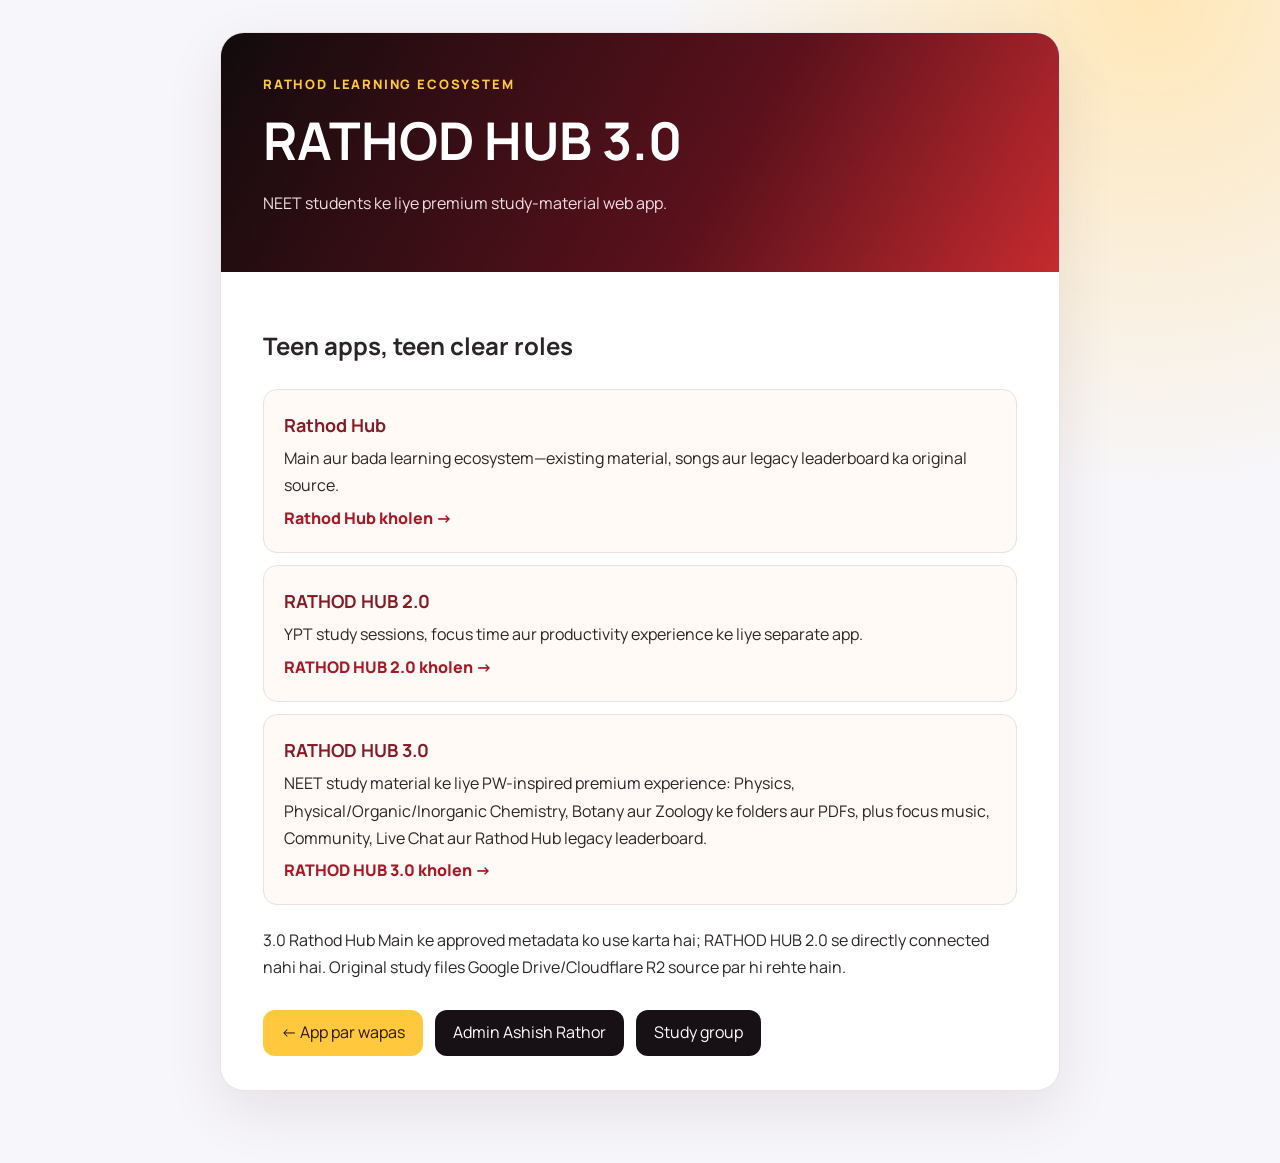
<file: about.html>
<!doctype html><html lang="hi-IN"><head><meta charset="utf-8"><meta name="viewport" content="width=device-width,initial-scale=1,viewport-fit=cover"><meta name="theme-color" content="#c92830"><link rel="canonical" href="https://teachnlogy7509-pixel.github.io/RATHOD-HUB-3.0/about.html"><link rel="icon" href="icons/icon.svg"><link rel="manifest" href="manifest.webmanifest"><link rel="stylesheet" href="styles.css"><title>About RATHOD HUB 3.0 — Rathod Learning Apps</title><meta name="description" content="Rathod Hub app family: Rathod Hub main ecosystem, RATHOD HUB 2.0 for YPT and focus time, and RATHOD HUB 3.0 for NEET study material."><style>body{background:#f7f6fa}.legal-shell{min-height:100vh;padding:32px 20px 72px;background:radial-gradient(circle at 90% 0,#ffe7b8 0,transparent 30%),#f7f6fa}.legal-card{max-width:840px;margin:auto;background:#fff;border:1px solid #e9e3e6;border-radius:24px;overflow:hidden;box-shadow:0 20px 60px rgba(50,15,22,.09)}.legal-hero{padding:42px;background:linear-gradient(120deg,#120b0d,#5b111c 60%,#c52b2f);color:white}.legal-brand{color:#ffc83d;font-weight:800;letter-spacing:.14em;font-size:13px}.legal-hero h1{font-size:clamp(32px,6vw,52px);margin:12px 0 8px}.legal-hero p{color:#f2dfe2;max-width:620px}.legal-body{padding:34px 42px;color:#2b2528;line-height:1.7}.family{display:grid;gap:12px;margin:22px 0}.family article{padding:20px;border:1px solid #eadfe1;border-radius:14px;background:#fffaf5}.family b{display:block;font-size:18px;color:#861b25}.family p{margin:5px 0 0}.family a{color:#a81926;font-weight:800;text-decoration:none}.legal-actions{display:flex;gap:12px;flex-wrap:wrap;margin-top:28px}.legal-btn{display:inline-flex;align-items:center;justify-content:center;min-height:46px;padding:0 18px;border-radius:12px;text-decoration:none;background:#171014;color:#fff!important}.legal-btn.gold{background:#ffc83d;color:#2a1700!important}@media(max-width:600px){.legal-shell{padding:0 0 40px}.legal-card{border-radius:0;border-left:0;border-right:0}.legal-hero,.legal-body{padding:28px 22px}}</style><script type="application/ld+json">{"@context":"https://schema.org","@type":"ItemList","name":"Rathod Hub app versions","itemListElement":[{"@type":"ListItem","position":1,"name":"Rathod Hub","url":"https://teachnlogy7509-pixel.github.io/RATHOD-HUB/"},{"@type":"ListItem","position":2,"name":"RATHOD HUB 2.0 — YPT and Focus Time","url":"https://teachnlogy7509-pixel.github.io/RATHOD-HUB-2.0/"},{"@type":"ListItem","position":3,"name":"RATHOD HUB 3.0 — NEET Study Material","url":"https://teachnlogy7509-pixel.github.io/RATHOD-HUB-3.0/"}]}</script></head><body><main class="legal-shell"><article class="legal-card"><header class="legal-hero"><div class="legal-brand">RATHOD LEARNING ECOSYSTEM</div><h1>RATHOD HUB 3.0</h1><p>NEET students ke liye premium study-material web app.</p></header><div class="legal-body"><h2>Teen apps, teen clear roles</h2><div class="family"><article><b>Rathod Hub</b><p>Main aur bada learning ecosystem—existing material, songs aur legacy leaderboard ka original source.</p><p><a href="https://teachnlogy7509-pixel.github.io/RATHOD-HUB/">Rathod Hub kholen →</a></p></article><article><b>RATHOD HUB 2.0</b><p>YPT study sessions, focus time aur productivity experience ke liye separate app.</p><p><a href="https://teachnlogy7509-pixel.github.io/RATHOD-HUB-2.0/">RATHOD HUB 2.0 kholen →</a></p></article><article><b>RATHOD HUB 3.0</b><p>NEET study material ke liye PW-inspired premium experience: Physics, Physical/Organic/Inorganic Chemistry, Botany aur Zoology ke folders aur PDFs, plus focus music, Community, Live Chat aur Rathod Hub legacy leaderboard.</p><p><a href="https://teachnlogy7509-pixel.github.io/RATHOD-HUB-3.0/">RATHOD HUB 3.0 kholen →</a></p></article></div><p>3.0 Rathod Hub Main ke approved metadata ko use karta hai; RATHOD HUB 2.0 se directly connected nahi hai. Original study files Google Drive/Cloudflare R2 source par hi rehte hain.</p><div class="legal-actions"><a class="legal-btn gold" href="index.html">← App par wapas</a><a class="legal-btn" href="https://t.me/Ashish_Thakur1" target="_blank" rel="noopener">Admin Ashish Rathor</a><a class="legal-btn" href="https://t.me/YPTSTUDY1" target="_blank" rel="noopener">Study group</a></div></div></article></main></body></html>
</file>
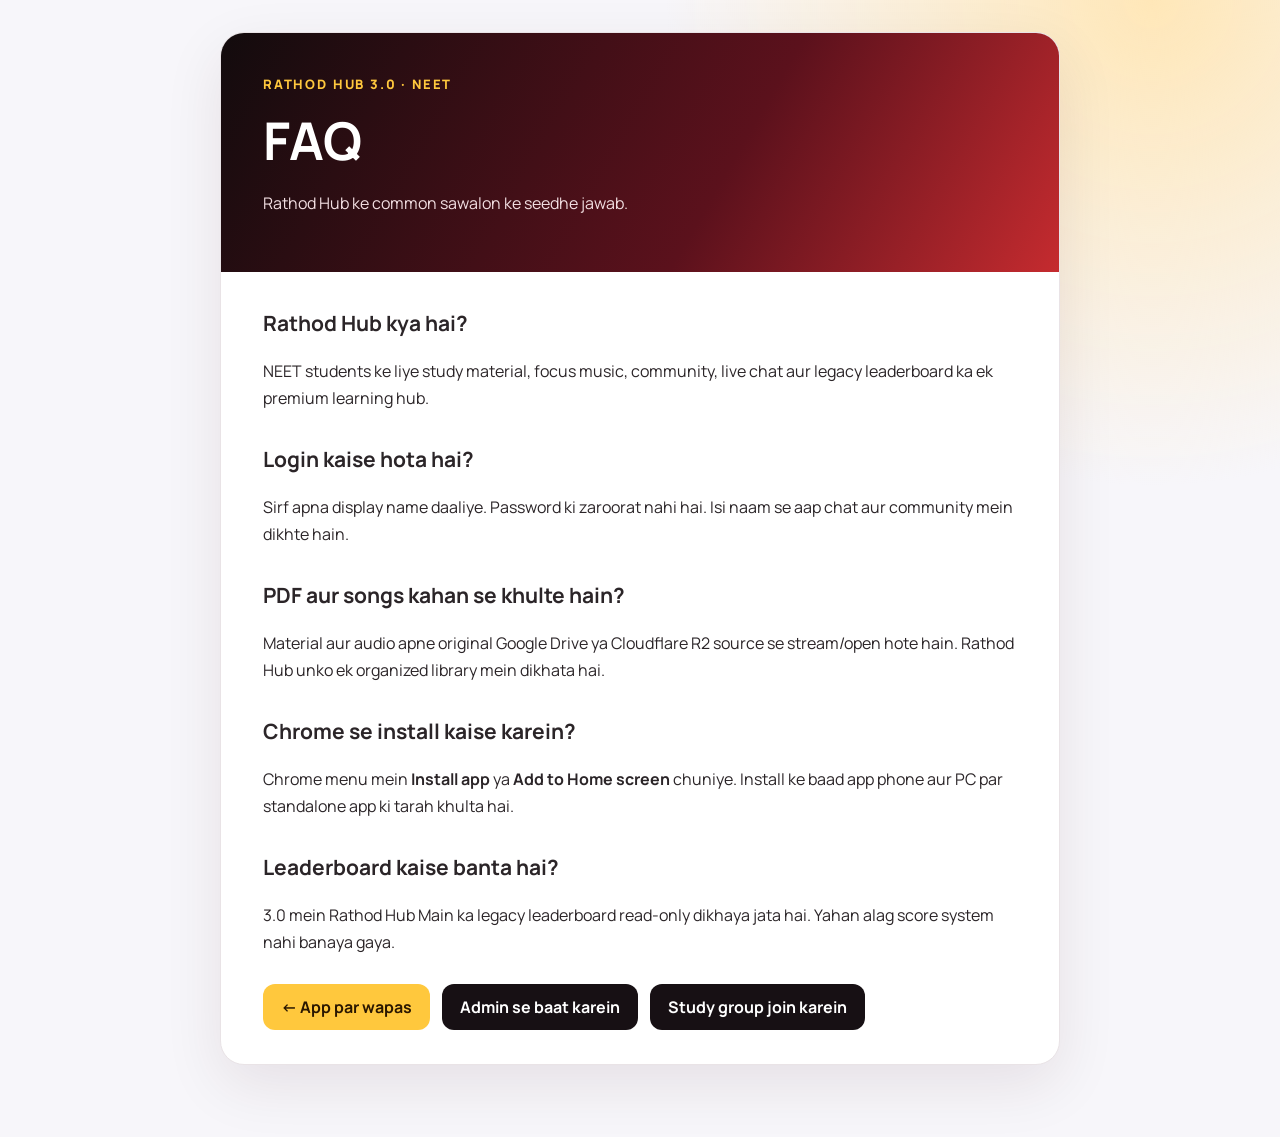
<file: faq.html>
<!doctype html><html lang="hi"><head><meta charset="utf-8"><meta name="viewport" content="width=device-width,initial-scale=1,viewport-fit=cover"><meta name="theme-color" content="#120b0d"><link rel="icon" href="icons/icon.svg"><link rel="manifest" href="manifest.webmanifest"><link rel="stylesheet" href="styles.css"><title>FAQ · RATHOD HUB 3.0</title><meta name="description" content="Rathod Hub ke common sawalon ke seedhe jawab."><style>body{background:#f7f6fa}.legal-shell{min-height:100vh;padding:32px 20px 72px;background:radial-gradient(circle at 90% 0,#ffe7b8 0,transparent 30%),#f7f6fa}.legal-card{max-width:840px;margin:auto;background:#fff;border:1px solid #e9e3e6;border-radius:24px;overflow:hidden;box-shadow:0 20px 60px rgba(50,15,22,.09)}.legal-hero{padding:42px;background:linear-gradient(120deg,#120b0d,#5b111c 60%,#c52b2f);color:white}.legal-brand{color:#ffc83d;font-weight:800;letter-spacing:.14em;font-size:13px}.legal-hero h1{font-size:clamp(32px,6vw,52px);margin:12px 0 8px}.legal-hero p{color:#f2dfe2;max-width:620px}.legal-body{padding:34px 42px;color:#2b2528;line-height:1.7}.legal-body h2{margin:30px 0 8px;font-size:21px}.legal-body h2:first-child{margin-top:0}.legal-body a{color:#a81926;font-weight:700}.legal-actions{display:flex;gap:12px;flex-wrap:wrap;margin-top:28px}.legal-btn{display:inline-flex;align-items:center;justify-content:center;min-height:46px;padding:0 18px;border-radius:12px;text-decoration:none;background:#171014;color:#fff!important}.legal-btn.gold{background:#ffc83d;color:#2a1700!important}@media(max-width:600px){.legal-shell{padding:0 0 40px}.legal-card{border-radius:0;border-left:0;border-right:0}.legal-hero,.legal-body{padding:28px 22px}}</style></head><body><main class="legal-shell"><article class="legal-card"><header class="legal-hero"><div class="legal-brand">RATHOD HUB 3.0 · NEET</div><h1>FAQ</h1><p>Rathod Hub ke common sawalon ke seedhe jawab.</p></header><div class="legal-body"><h2>Rathod Hub kya hai?</h2><p>NEET students ke liye study material, focus music, community, live chat aur legacy leaderboard ka ek premium learning hub.</p><h2>Login kaise hota hai?</h2><p>Sirf apna display name daaliye. Password ki zaroorat nahi hai. Isi naam se aap chat aur community mein dikhte hain.</p><h2>PDF aur songs kahan se khulte hain?</h2><p>Material aur audio apne original Google Drive ya Cloudflare R2 source se stream/open hote hain. Rathod Hub unko ek organized library mein dikhata hai.</p><h2>Chrome se install kaise karein?</h2><p>Chrome menu mein <b>Install app</b> ya <b>Add to Home screen</b> chuniye. Install ke baad app phone aur PC par standalone app ki tarah khulta hai.</p><h2>Leaderboard kaise banta hai?</h2><p>3.0 mein Rathod Hub Main ka legacy leaderboard read-only dikhaya jata hai. Yahan alag score system nahi banaya gaya.</p><div class="legal-actions"><a class="legal-btn gold" href="index.html">← App par wapas</a><a class="legal-btn" href="https://t.me/Ashish_Thakur1" target="_blank" rel="noopener">Admin se baat karein</a><a class="legal-btn" href="https://t.me/YPTSTUDY1" target="_blank" rel="noopener">Study group join karein</a></div></div></article></main></body></html>
</file>
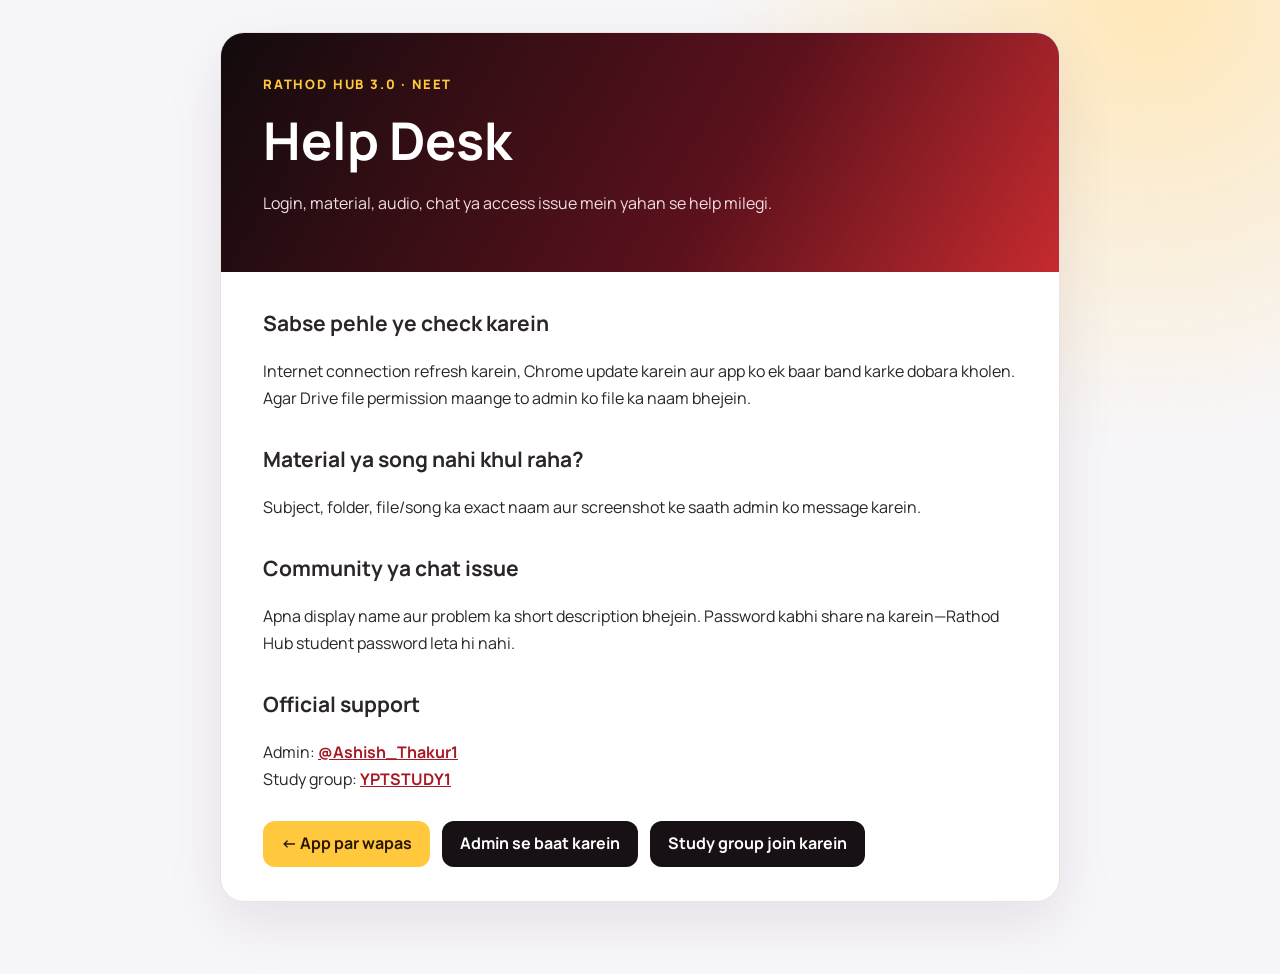
<file: help.html>
<!doctype html><html lang="hi"><head><meta charset="utf-8"><meta name="viewport" content="width=device-width,initial-scale=1,viewport-fit=cover"><meta name="theme-color" content="#120b0d"><link rel="icon" href="icons/icon.svg"><link rel="manifest" href="manifest.webmanifest"><link rel="stylesheet" href="styles.css"><title>Help Desk · RATHOD HUB 3.0</title><meta name="description" content="Login, material, audio, chat ya access issue mein yahan se help milegi."><style>body{background:#f7f6fa}.legal-shell{min-height:100vh;padding:32px 20px 72px;background:radial-gradient(circle at 90% 0,#ffe7b8 0,transparent 30%),#f7f6fa}.legal-card{max-width:840px;margin:auto;background:#fff;border:1px solid #e9e3e6;border-radius:24px;overflow:hidden;box-shadow:0 20px 60px rgba(50,15,22,.09)}.legal-hero{padding:42px;background:linear-gradient(120deg,#120b0d,#5b111c 60%,#c52b2f);color:white}.legal-brand{color:#ffc83d;font-weight:800;letter-spacing:.14em;font-size:13px}.legal-hero h1{font-size:clamp(32px,6vw,52px);margin:12px 0 8px}.legal-hero p{color:#f2dfe2;max-width:620px}.legal-body{padding:34px 42px;color:#2b2528;line-height:1.7}.legal-body h2{margin:30px 0 8px;font-size:21px}.legal-body h2:first-child{margin-top:0}.legal-body a{color:#a81926;font-weight:700}.legal-actions{display:flex;gap:12px;flex-wrap:wrap;margin-top:28px}.legal-btn{display:inline-flex;align-items:center;justify-content:center;min-height:46px;padding:0 18px;border-radius:12px;text-decoration:none;background:#171014;color:#fff!important}.legal-btn.gold{background:#ffc83d;color:#2a1700!important}@media(max-width:600px){.legal-shell{padding:0 0 40px}.legal-card{border-radius:0;border-left:0;border-right:0}.legal-hero,.legal-body{padding:28px 22px}}</style></head><body><main class="legal-shell"><article class="legal-card"><header class="legal-hero"><div class="legal-brand">RATHOD HUB 3.0 · NEET</div><h1>Help Desk</h1><p>Login, material, audio, chat ya access issue mein yahan se help milegi.</p></header><div class="legal-body"><h2>Sabse pehle ye check karein</h2><p>Internet connection refresh karein, Chrome update karein aur app ko ek baar band karke dobara kholen. Agar Drive file permission maange to admin ko file ka naam bhejein.</p><h2>Material ya song nahi khul raha?</h2><p>Subject, folder, file/song ka exact naam aur screenshot ke saath admin ko message karein.</p><h2>Community ya chat issue</h2><p>Apna display name aur problem ka short description bhejein. Password kabhi share na karein—Rathod Hub student password leta hi nahi.</p><h2>Official support</h2><p>Admin: <a href="https://t.me/Ashish_Thakur1">@Ashish_Thakur1</a><br>Study group: <a href="https://t.me/YPTSTUDY1">YPTSTUDY1</a></p><div class="legal-actions"><a class="legal-btn gold" href="index.html">← App par wapas</a><a class="legal-btn" href="https://t.me/Ashish_Thakur1" target="_blank" rel="noopener">Admin se baat karein</a><a class="legal-btn" href="https://t.me/YPTSTUDY1" target="_blank" rel="noopener">Study group join karein</a></div></div></article></main></body></html>
</file>
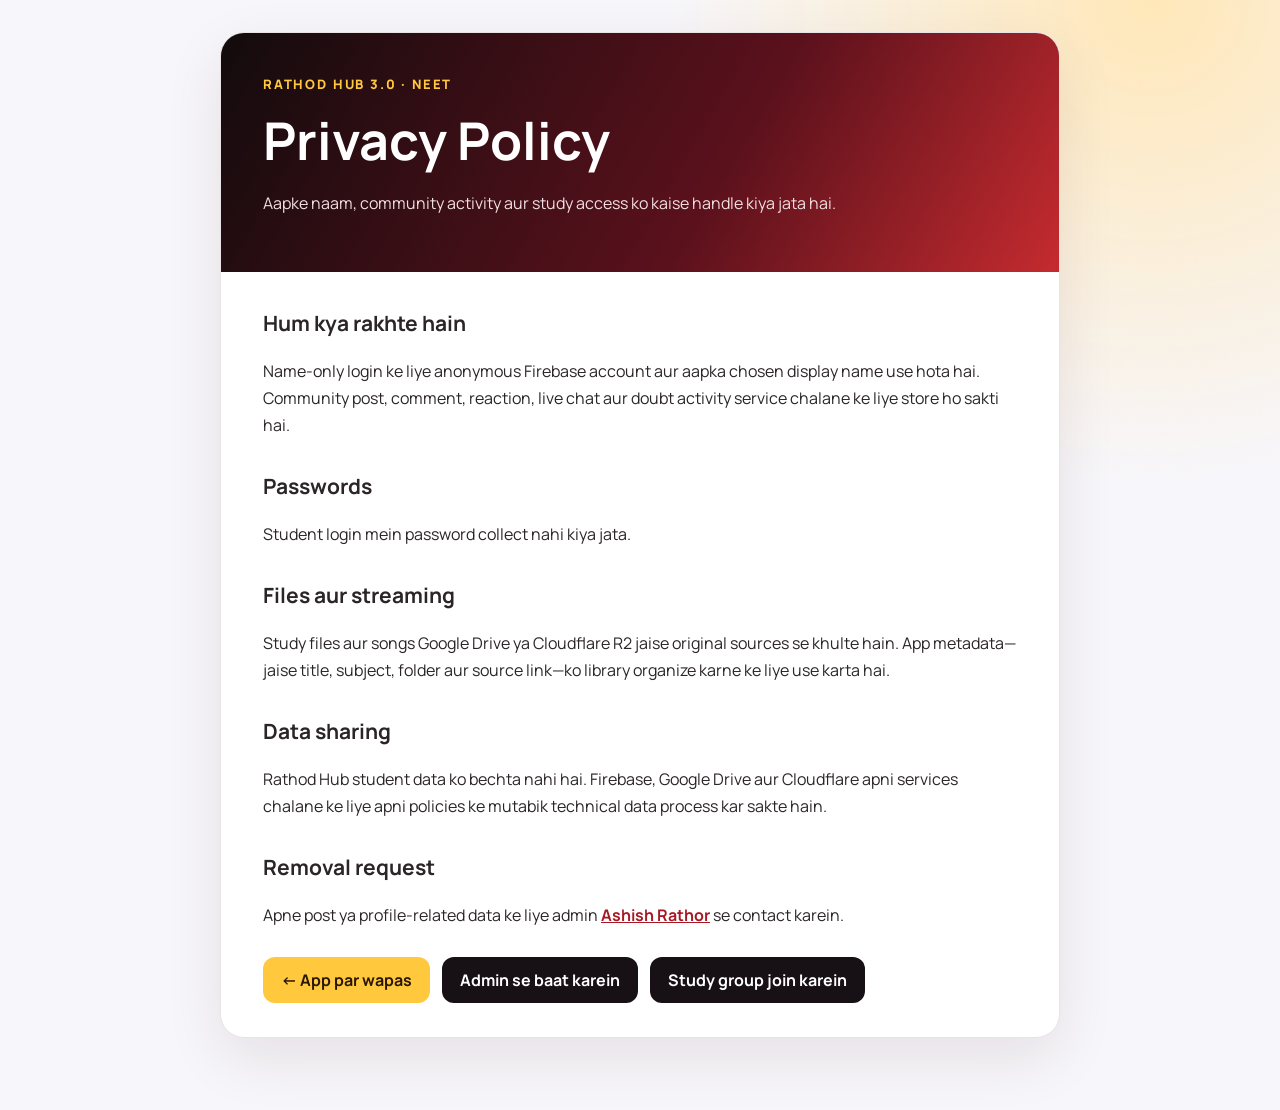
<file: privacy.html>
<!doctype html><html lang="hi"><head><meta charset="utf-8"><meta name="viewport" content="width=device-width,initial-scale=1,viewport-fit=cover"><meta name="theme-color" content="#120b0d"><link rel="icon" href="icons/icon.svg"><link rel="manifest" href="manifest.webmanifest"><link rel="stylesheet" href="styles.css"><title>Privacy Policy · RATHOD HUB 3.0</title><meta name="description" content="Aapke naam, community activity aur study access ko kaise handle kiya jata hai."><style>body{background:#f7f6fa}.legal-shell{min-height:100vh;padding:32px 20px 72px;background:radial-gradient(circle at 90% 0,#ffe7b8 0,transparent 30%),#f7f6fa}.legal-card{max-width:840px;margin:auto;background:#fff;border:1px solid #e9e3e6;border-radius:24px;overflow:hidden;box-shadow:0 20px 60px rgba(50,15,22,.09)}.legal-hero{padding:42px;background:linear-gradient(120deg,#120b0d,#5b111c 60%,#c52b2f);color:white}.legal-brand{color:#ffc83d;font-weight:800;letter-spacing:.14em;font-size:13px}.legal-hero h1{font-size:clamp(32px,6vw,52px);margin:12px 0 8px}.legal-hero p{color:#f2dfe2;max-width:620px}.legal-body{padding:34px 42px;color:#2b2528;line-height:1.7}.legal-body h2{margin:30px 0 8px;font-size:21px}.legal-body h2:first-child{margin-top:0}.legal-body a{color:#a81926;font-weight:700}.legal-actions{display:flex;gap:12px;flex-wrap:wrap;margin-top:28px}.legal-btn{display:inline-flex;align-items:center;justify-content:center;min-height:46px;padding:0 18px;border-radius:12px;text-decoration:none;background:#171014;color:#fff!important}.legal-btn.gold{background:#ffc83d;color:#2a1700!important}@media(max-width:600px){.legal-shell{padding:0 0 40px}.legal-card{border-radius:0;border-left:0;border-right:0}.legal-hero,.legal-body{padding:28px 22px}}</style></head><body><main class="legal-shell"><article class="legal-card"><header class="legal-hero"><div class="legal-brand">RATHOD HUB 3.0 · NEET</div><h1>Privacy Policy</h1><p>Aapke naam, community activity aur study access ko kaise handle kiya jata hai.</p></header><div class="legal-body"><h2>Hum kya rakhte hain</h2><p>Name-only login ke liye anonymous Firebase account aur aapka chosen display name use hota hai. Community post, comment, reaction, live chat aur doubt activity service chalane ke liye store ho sakti hai.</p><h2>Passwords</h2><p>Student login mein password collect nahi kiya jata.</p><h2>Files aur streaming</h2><p>Study files aur songs Google Drive ya Cloudflare R2 jaise original sources se khulte hain. App metadata—jaise title, subject, folder aur source link—ko library organize karne ke liye use karta hai.</p><h2>Data sharing</h2><p>Rathod Hub student data ko bechta nahi hai. Firebase, Google Drive aur Cloudflare apni services chalane ke liye apni policies ke mutabik technical data process kar sakte hain.</p><h2>Removal request</h2><p>Apne post ya profile-related data ke liye admin <a href="https://t.me/Ashish_Thakur1">Ashish Rathor</a> se contact karein.</p><div class="legal-actions"><a class="legal-btn gold" href="index.html">← App par wapas</a><a class="legal-btn" href="https://t.me/Ashish_Thakur1" target="_blank" rel="noopener">Admin se baat karein</a><a class="legal-btn" href="https://t.me/YPTSTUDY1" target="_blank" rel="noopener">Study group join karein</a></div></div></article></main></body></html>
</file>
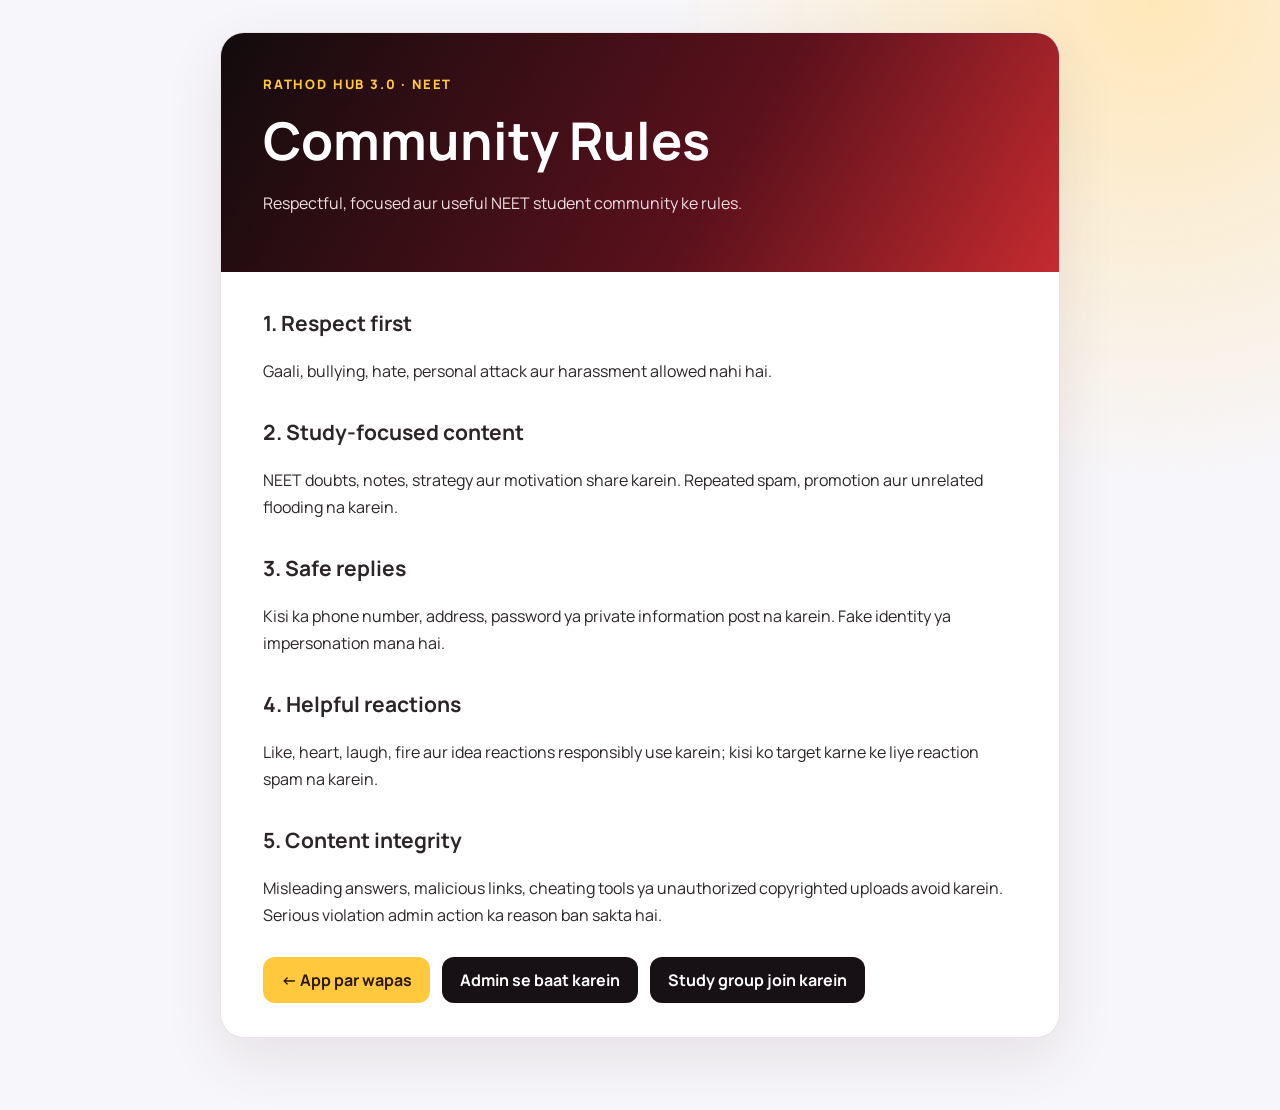
<file: rules.html>
<!doctype html><html lang="hi"><head><meta charset="utf-8"><meta name="viewport" content="width=device-width,initial-scale=1,viewport-fit=cover"><meta name="theme-color" content="#120b0d"><link rel="icon" href="icons/icon.svg"><link rel="manifest" href="manifest.webmanifest"><link rel="stylesheet" href="styles.css"><title>Community Rules · RATHOD HUB 3.0</title><meta name="description" content="Respectful, focused aur useful NEET student community ke rules."><style>body{background:#f7f6fa}.legal-shell{min-height:100vh;padding:32px 20px 72px;background:radial-gradient(circle at 90% 0,#ffe7b8 0,transparent 30%),#f7f6fa}.legal-card{max-width:840px;margin:auto;background:#fff;border:1px solid #e9e3e6;border-radius:24px;overflow:hidden;box-shadow:0 20px 60px rgba(50,15,22,.09)}.legal-hero{padding:42px;background:linear-gradient(120deg,#120b0d,#5b111c 60%,#c52b2f);color:white}.legal-brand{color:#ffc83d;font-weight:800;letter-spacing:.14em;font-size:13px}.legal-hero h1{font-size:clamp(32px,6vw,52px);margin:12px 0 8px}.legal-hero p{color:#f2dfe2;max-width:620px}.legal-body{padding:34px 42px;color:#2b2528;line-height:1.7}.legal-body h2{margin:30px 0 8px;font-size:21px}.legal-body h2:first-child{margin-top:0}.legal-body a{color:#a81926;font-weight:700}.legal-actions{display:flex;gap:12px;flex-wrap:wrap;margin-top:28px}.legal-btn{display:inline-flex;align-items:center;justify-content:center;min-height:46px;padding:0 18px;border-radius:12px;text-decoration:none;background:#171014;color:#fff!important}.legal-btn.gold{background:#ffc83d;color:#2a1700!important}@media(max-width:600px){.legal-shell{padding:0 0 40px}.legal-card{border-radius:0;border-left:0;border-right:0}.legal-hero,.legal-body{padding:28px 22px}}</style></head><body><main class="legal-shell"><article class="legal-card"><header class="legal-hero"><div class="legal-brand">RATHOD HUB 3.0 · NEET</div><h1>Community Rules</h1><p>Respectful, focused aur useful NEET student community ke rules.</p></header><div class="legal-body"><h2>1. Respect first</h2><p>Gaali, bullying, hate, personal attack aur harassment allowed nahi hai.</p><h2>2. Study-focused content</h2><p>NEET doubts, notes, strategy aur motivation share karein. Repeated spam, promotion aur unrelated flooding na karein.</p><h2>3. Safe replies</h2><p>Kisi ka phone number, address, password ya private information post na karein. Fake identity ya impersonation mana hai.</p><h2>4. Helpful reactions</h2><p>Like, heart, laugh, fire aur idea reactions responsibly use karein; kisi ko target karne ke liye reaction spam na karein.</p><h2>5. Content integrity</h2><p>Misleading answers, malicious links, cheating tools ya unauthorized copyrighted uploads avoid karein. Serious violation admin action ka reason ban sakta hai.</p><div class="legal-actions"><a class="legal-btn gold" href="index.html">← App par wapas</a><a class="legal-btn" href="https://t.me/Ashish_Thakur1" target="_blank" rel="noopener">Admin se baat karein</a><a class="legal-btn" href="https://t.me/YPTSTUDY1" target="_blank" rel="noopener">Study group join karein</a></div></div></article></main></body></html>
</file>
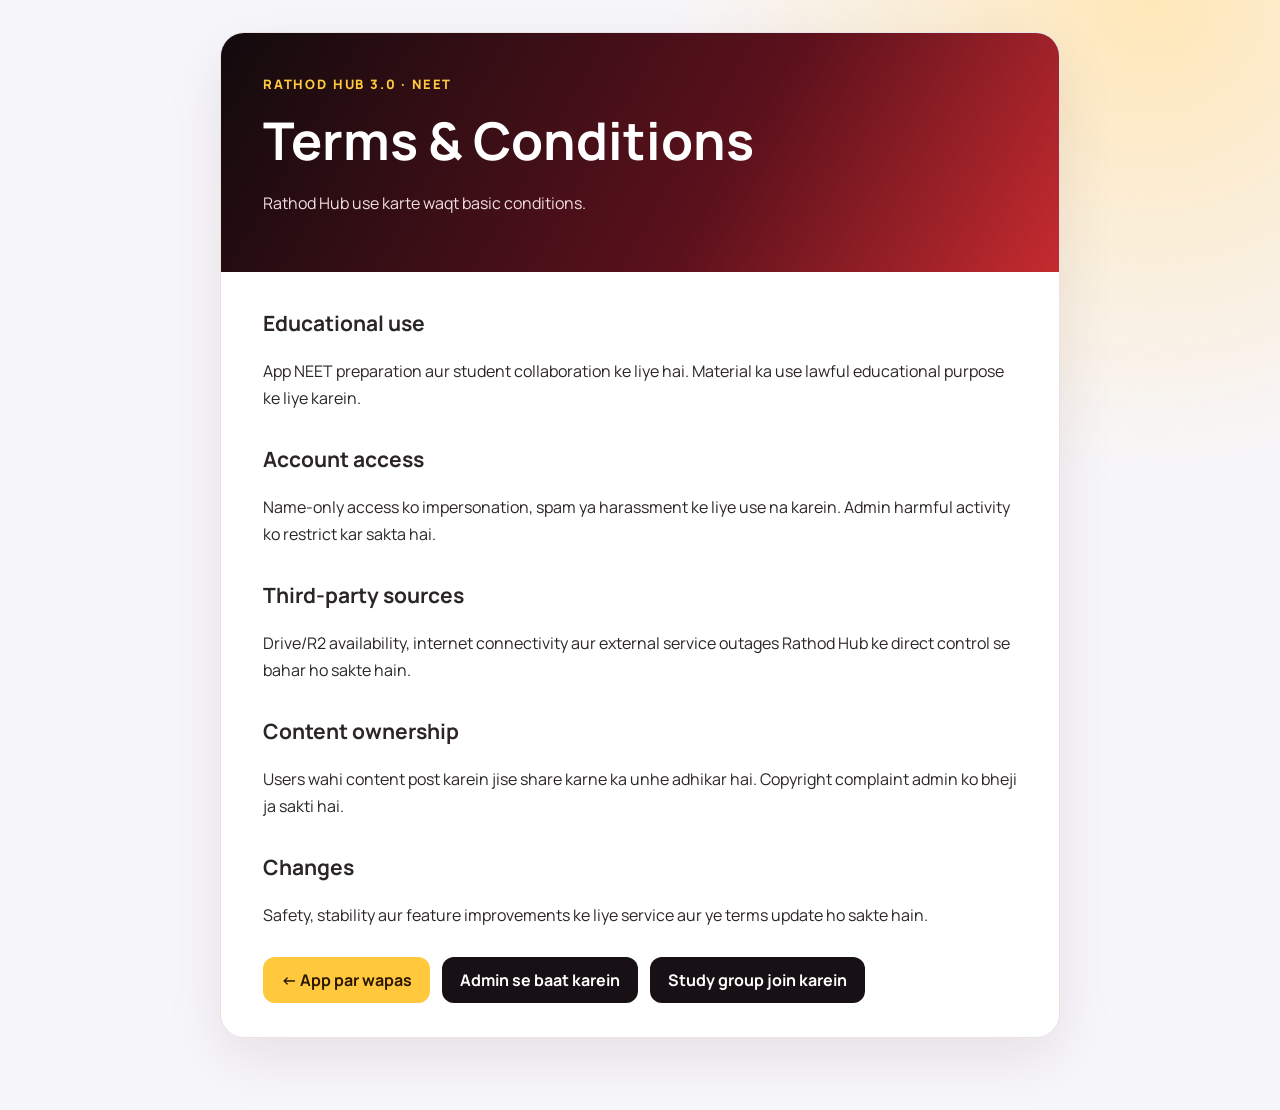
<file: terms.html>
<!doctype html><html lang="hi"><head><meta charset="utf-8"><meta name="viewport" content="width=device-width,initial-scale=1,viewport-fit=cover"><meta name="theme-color" content="#120b0d"><link rel="icon" href="icons/icon.svg"><link rel="manifest" href="manifest.webmanifest"><link rel="stylesheet" href="styles.css"><title>Terms & Conditions · RATHOD HUB 3.0</title><meta name="description" content="Rathod Hub use karte waqt basic conditions."><style>body{background:#f7f6fa}.legal-shell{min-height:100vh;padding:32px 20px 72px;background:radial-gradient(circle at 90% 0,#ffe7b8 0,transparent 30%),#f7f6fa}.legal-card{max-width:840px;margin:auto;background:#fff;border:1px solid #e9e3e6;border-radius:24px;overflow:hidden;box-shadow:0 20px 60px rgba(50,15,22,.09)}.legal-hero{padding:42px;background:linear-gradient(120deg,#120b0d,#5b111c 60%,#c52b2f);color:white}.legal-brand{color:#ffc83d;font-weight:800;letter-spacing:.14em;font-size:13px}.legal-hero h1{font-size:clamp(32px,6vw,52px);margin:12px 0 8px}.legal-hero p{color:#f2dfe2;max-width:620px}.legal-body{padding:34px 42px;color:#2b2528;line-height:1.7}.legal-body h2{margin:30px 0 8px;font-size:21px}.legal-body h2:first-child{margin-top:0}.legal-body a{color:#a81926;font-weight:700}.legal-actions{display:flex;gap:12px;flex-wrap:wrap;margin-top:28px}.legal-btn{display:inline-flex;align-items:center;justify-content:center;min-height:46px;padding:0 18px;border-radius:12px;text-decoration:none;background:#171014;color:#fff!important}.legal-btn.gold{background:#ffc83d;color:#2a1700!important}@media(max-width:600px){.legal-shell{padding:0 0 40px}.legal-card{border-radius:0;border-left:0;border-right:0}.legal-hero,.legal-body{padding:28px 22px}}</style></head><body><main class="legal-shell"><article class="legal-card"><header class="legal-hero"><div class="legal-brand">RATHOD HUB 3.0 · NEET</div><h1>Terms & Conditions</h1><p>Rathod Hub use karte waqt basic conditions.</p></header><div class="legal-body"><h2>Educational use</h2><p>App NEET preparation aur student collaboration ke liye hai. Material ka use lawful educational purpose ke liye karein.</p><h2>Account access</h2><p>Name-only access ko impersonation, spam ya harassment ke liye use na karein. Admin harmful activity ko restrict kar sakta hai.</p><h2>Third-party sources</h2><p>Drive/R2 availability, internet connectivity aur external service outages Rathod Hub ke direct control se bahar ho sakte hain.</p><h2>Content ownership</h2><p>Users wahi content post karein jise share karne ka unhe adhikar hai. Copyright complaint admin ko bheji ja sakti hai.</p><h2>Changes</h2><p>Safety, stability aur feature improvements ke liye service aur ye terms update ho sakte hain.</p><div class="legal-actions"><a class="legal-btn gold" href="index.html">← App par wapas</a><a class="legal-btn" href="https://t.me/Ashish_Thakur1" target="_blank" rel="noopener">Admin se baat karein</a><a class="legal-btn" href="https://t.me/YPTSTUDY1" target="_blank" rel="noopener">Study group join karein</a></div></div></article></main></body></html>
</file>
<file: styles.css>
@import url('https://fonts.googleapis.com/css2?family=Manrope:wght@400;500;600;700;800&display=swap');
:root{--ink:#171423;--muted:#777383;--canvas:#f6f5f9;--card:#fff;--line:#e9e6ef;--purple:#5a43d6;--purple2:#755ef0;--deep:#24185f;--lime:#d9ff69;--green:#16a779;--orange:#ff8a50;--shadow:0 10px 34px rgba(45,31,89,.08)}*{box-sizing:border-box}html{scroll-behavior:smooth}body{margin:0;min-height:100%;background:var(--canvas);color:var(--ink);font-family:Manrope,system-ui,sans-serif;-webkit-font-smoothing:antialiased}button,input,textarea,select{font:inherit}.app-shell{display:grid;grid-template-columns:256px minmax(0,1fr);min-height:100vh}.sidebar{position:sticky;top:0;height:100vh;padding:28px 18px 20px;background:#181329;color:white;display:flex;flex-direction:column;z-index:30}.brand{display:flex;align-items:center;gap:12px;padding:0 8px 34px;color:white;text-decoration:none;font-size:17px;font-weight:800;letter-spacing:.2px}.brand-mark,.mini-mark{display:grid;place-items:center;background:linear-gradient(145deg,#806cff,#563cda);color:#fff;box-shadow:0 9px 22px #806cff44}.brand-mark{width:42px;height:42px;border-radius:12px;font-size:21px}.brand b{color:#a899ff}.brand small{display:block;font-size:7px;letter-spacing:1.7px;color:#817d91;margin-top:2px}.sidebar nav{display:grid;gap:7px}.nav-item{min-height:49px;border:0;background:transparent;color:#a9a5b3;border-radius:11px;padding:0 13px;display:flex;align-items:center;gap:13px;text-align:left;cursor:pointer;font-weight:600}.nav-item:hover,.nav-item.active{color:#fff;background:#ffffff10}.nav-item.active{box-shadow:inset 3px 0 #8b76ff}.nav-icon{width:25px;font-size:20px;text-align:center}.nav-item i{margin-left:auto;font-size:8px;font-style:normal;background:#e7485c;color:#fff;padding:3px 5px;border-radius:4px;letter-spacing:.6px}.vip-panel{margin-top:26px;padding:15px;border:1px solid #ffffff12;border-radius:13px;background:linear-gradient(135deg,#2d2350,#201a38);display:flex;align-items:center;gap:10px}.vip-panel>span{display:grid;place-items:center;width:33px;height:33px;border-radius:9px;background:var(--lime);color:#322479}.vip-panel div{display:grid}.vip-panel b{font-size:12px}.vip-panel small{font-size:9px;color:#9993aa;margin-top:2px}.sidebar-foot{margin-top:auto;display:grid;gap:9px}.primary,.ghost,.cta-light,.play-btn{min-height:45px;border:0;border-radius:10px;padding:0 17px;cursor:pointer;font-weight:800;transition:.2s}.primary{background:var(--purple);color:white;box-shadow:0 7px 18px #5a43d63d}.primary:hover,.cta-light:hover{transform:translateY(-1px)}.ghost{background:#ffffff0f;color:#fff}.full{width:100%}main{padding:0 38px 54px;min-width:0;max-width:1500px;width:100%;margin:auto}.topbar{height:94px;display:flex;align-items:center;gap:14px}.topbar h1{font-size:23px;margin:1px 0 0}.topbar small{font-size:9px;letter-spacing:1.8px;color:var(--muted);font-weight:800}.top-actions{margin-left:auto;display:flex;align-items:center;gap:10px}.round-btn,.icon-btn{border:1px solid var(--line);background:var(--card);color:var(--ink);cursor:pointer}.round-btn{position:relative;width:42px;height:42px;border-radius:50%}.round-btn>span{position:absolute;right:5px;top:5px;width:7px;height:7px;background:#f35e6c;border:2px solid white;border-radius:50%}.icon-btn{width:42px;height:42px;border-radius:10px}.topbar #menuBtn,.mobile-brand{display:none}.badge{padding:8px 11px;border-radius:9px;background:white;border:1px solid var(--line);color:var(--muted);font-size:11px;font-weight:700}.badge.online{background:#e9f9f3;border-color:#c6ecde;color:#087b58}.view{display:none;animation:fadeUp .3s ease}.view.active{display:block}@keyframes fadeUp{from{opacity:.25;transform:translateY(8px)}}.card{background:var(--card);border:1px solid var(--line);border-radius:18px;box-shadow:var(--shadow)}.hero{position:relative;min-height:350px;padding:45px 48px;overflow:hidden;display:grid;grid-template-columns:1.1fr .9fr;background:linear-gradient(125deg,#3b288b 0%,#6245df 58%,#7658f2 100%);color:white}.hero:before{content:"";position:absolute;width:350px;height:350px;border:1px solid #ffffff15;border-radius:50%;right:-80px;top:-120px}.hero:after{content:"";position:absolute;width:180px;height:180px;background:#8f78ff;border-radius:50%;filter:blur(60px);right:28%;bottom:-120px}.hero-copy{z-index:2;align-self:center}.hero-label{display:inline-flex;background:#ffffff12;border:1px solid #ffffff1d;border-radius:7px;padding:7px 9px;font-size:9px;font-weight:800;letter-spacing:1.4px}.hero h2{font-size:45px;line-height:1.1;margin:16px 0 12px;letter-spacing:-1.5px}.hero p{max-width:580px;color:#e4defe;font-size:15px;line-height:1.65;margin:0}.hero-actions{display:flex;align-items:center;gap:12px;margin-top:24px}.cta-light{background:var(--lime);color:#2c215b}.cta-light span{margin-left:8px}.play-btn{background:transparent;color:white;border:1px solid #ffffff33}.play-btn span{font-size:10px;margin-right:7px}.hero-proof{display:flex;gap:9px;margin-top:22px;font-size:10px;color:#c9c0f3;font-weight:700}.hero-visual{position:relative;display:grid;place-items:center;z-index:2}.halo{position:absolute;width:265px;height:265px;border-radius:50%;background:#ffffff09;border:1px solid #ffffff17;box-shadow:0 0 0 35px #ffffff05}.book-stack{transform:rotate(-8deg);z-index:2}.book{position:relative;width:220px;height:64px;border-radius:9px 14px 14px 9px;padding:19px 21px;font-size:12px;font-weight:800;letter-spacing:1.2px;box-shadow:0 18px 30px #22135d55;border-left:7px solid #201759}.book b{float:right}.b1{background:#dfff75;color:#352a65;transform:translateX(12px)}.b2{background:#ff9a6e;color:#47253d;transform:translateX(-5px)}.b3{background:#fff;color:#46367f;transform:translateX(16px)}.float-card{position:absolute;padding:9px 12px;border-radius:9px;background:#fff;color:#443777;font-size:10px;font-weight:800;box-shadow:0 12px 22px #27165b33}.fc1{top:44px;right:20px;transform:rotate(5deg)}.fc2{bottom:35px;left:10px;transform:rotate(-4deg)}.section-title{display:flex;align-items:end;justify-content:space-between;margin:30px 2px 15px}.section-title h2{font-size:22px;margin:3px 0}.eyebrow{font-size:9px;font-weight:800;letter-spacing:1.6px;color:var(--purple)}.text-btn{border:0;background:transparent;color:var(--purple);font-weight:800;cursor:pointer;font-size:12px}.quick-grid{display:grid;grid-template-columns:repeat(4,1fr);gap:13px}.quick-card{min-width:0;padding:17px;border:1px solid var(--line);border-radius:15px;background:#fff;display:grid;grid-template-columns:45px 1fr auto;align-items:center;gap:11px;text-align:left;cursor:pointer;transition:.2s}.quick-card:hover{transform:translateY(-3px);box-shadow:var(--shadow)}.subject-icon{width:45px;height:45px;border-radius:12px;display:grid;place-items:center;font-size:21px}.physics .subject-icon{background:#ece9ff;color:#5b45d4}.chemistry .subject-icon{background:#fff0e9;color:#e26938}.biology .subject-icon{background:#e8f8f1;color:#13956b}.maths .subject-icon{background:#edf4ff;color:#3770c8}.quick-card div{display:grid;min-width:0}.quick-card b{font-size:13px}.quick-card small{font-size:9px;color:var(--muted);margin-top:3px;white-space:nowrap;overflow:hidden;text-overflow:ellipsis}.quick-card em{font-style:normal;color:#aaa5b4}.home-grid{display:grid;grid-template-columns:1fr 1fr;gap:15px;margin-top:15px}.continue-card,.community-card{padding:22px}.card-head{display:flex;align-items:center;justify-content:space-between}.card-head h3,.community-card h3{margin:4px 0;font-size:18px}.progress-ring{display:grid;place-items:center;width:43px;height:43px;border:5px solid #ece9f2;border-top-color:var(--purple);border-radius:50%;font-size:9px;font-weight:800}.continue-body{margin-top:16px;display:grid;grid-template-columns:50px 1fr 34px;align-items:center;gap:12px;background:#f7f6fa;border-radius:12px;padding:12px}.lesson-icon{width:50px;height:50px;border-radius:11px;background:#ddd7ff;color:var(--purple);display:grid;place-items:center}.continue-body>div:nth-child(2){display:grid}.continue-body b{font-size:12px}.continue-body small{font-size:9px;color:var(--muted);margin-top:3px}.continue-body button{border:0;background:#fff;width:32px;height:32px;border-radius:9px;color:var(--purple);cursor:pointer}.progress{height:4px;background:#e7e3ed;border-radius:4px;margin-top:9px}.progress i{display:block;width:5%;height:100%;background:var(--purple);border-radius:4px}.community-card{position:relative;overflow:hidden;color:white;background:linear-gradient(135deg,#19152a,#332769);display:grid;grid-template-columns:1fr 140px}.community-card p{font-size:11px;color:#bab5ca;max-width:300px;line-height:1.6}.community-card .primary{font-size:11px;min-height:38px}.live-pill{font-size:8px;font-weight:800;letter-spacing:1px;color:#78efc2}.live-pill i,.online-dot,.live-users i{display:inline-block;width:7px;height:7px;border-radius:50%;background:#22d49b;margin-right:5px;box-shadow:0 0 0 4px #22d49b20}.community-orbit{position:relative;display:grid;place-items:center}.community-orbit:before{content:"";position:absolute;width:110px;height:110px;border:1px solid #ffffff18;border-radius:50%}.community-orbit span{position:absolute;display:grid;place-items:center;width:39px;height:39px;border-radius:50%;background:#fff}.community-orbit span:nth-child(1){top:15px}.community-orbit span:nth-child(2){left:10px;bottom:12px}.community-orbit span:nth-child(3){right:7px;bottom:22px}.stat-strip{display:flex;align-items:center;justify-content:center;gap:45px;margin-top:18px;padding:20px;background:#edeaf7;border-radius:15px}.stat-strip button{border:0;background:transparent;display:grid;cursor:pointer}.stat-strip b{font-size:19px;color:#32276b}.stat-strip span{font-size:9px;color:var(--muted)}.stat-strip i{height:30px;width:1px;background:#d9d5e6}.page-banner{min-height:180px;border-radius:18px;background:linear-gradient(120deg,#ede9ff,#f8f6ff);padding:34px;display:flex;align-items:center;justify-content:space-between;border:1px solid #e2dcfb}.page-banner h2{font-size:32px;margin:5px 0}.page-banner p{color:var(--muted);font-size:12px}.banner-symbol{font-size:65px;color:#755fe4;opacity:.45;margin-right:40px}.page-banner.compact{min-height:135px}.live-users{font-size:11px;font-weight:800;color:#137b5d;background:#fff;padding:10px 13px;border-radius:9px}.library-tools{margin:20px 0}.search{width:100%;height:48px;border:1px solid var(--line);background:#fff;border-radius:11px;padding:0 16px;outline:none}.search:focus,input:focus,textarea:focus,select:focus{border-color:#806af0;box-shadow:0 0 0 3px #7158e51a}.chips{display:flex;gap:8px;margin-top:13px;overflow:auto}.chip{min-height:37px;border:1px solid var(--line);background:#fff;color:var(--muted);padding:0 14px;border-radius:9px;cursor:pointer;font-size:11px;font-weight:700}.chip.active{background:var(--purple);border-color:var(--purple);color:#fff}.material-grid{display:grid;grid-template-columns:repeat(auto-fill,minmax(230px,1fr));gap:14px}.material{padding:18px;box-shadow:none}.material:hover{box-shadow:var(--shadow)}.material .file-icon{width:46px;height:46px;border-radius:11px;background:#efecff;color:var(--purple);display:grid;place-items:center}.material h3{margin:16px 0 6px;font-size:14px}.material p{min-height:34px;color:var(--muted);font-size:10px;line-height:1.6}.material footer{display:flex;align-items:center;justify-content:space-between;margin-top:15px}.subject{display:inline-block;background:#eeebff;color:var(--purple);border-radius:6px;padding:5px 7px;font-size:8px;font-weight:800}.material a{color:var(--purple);font-size:10px;font-weight:800;text-decoration:none}.empty{text-align:center;padding:60px;color:var(--muted)}.empty span{display:block;font-size:40px}.empty b{display:block;color:var(--ink);margin:10px 0 2px}.empty p{font-size:11px}.hidden{display:none!important}.chat-layout{height:calc(100vh - 265px);min-height:480px;margin-top:16px;display:grid;grid-template-rows:auto 1fr auto;overflow:hidden}.chat-head{padding:15px 19px;border-bottom:1px solid var(--line);display:flex;align-items:center;gap:10px}.room-avatar{width:43px;height:43px;border-radius:12px;background:var(--purple);color:#fff;display:grid;place-items:center;font-size:11px;font-weight:800}.chat-head>div:nth-child(2){display:grid}.chat-head b{font-size:12px}.chat-head small{font-size:9px;color:var(--muted);margin-top:3px}.chat-head .round-btn{margin-left:auto;border:0}.messages{padding:20px;overflow-y:auto;display:flex;flex-direction:column;gap:11px;background:#fbfafe}.message{align-self:flex-start;max-width:min(620px,83%);padding:10px 13px;border-radius:3px 14px 14px 14px;background:#f0edf7;font-size:12px}.message.mine{align-self:flex-end;background:var(--purple);color:#fff;border-radius:14px 3px 14px 14px}.message header{display:flex;gap:15px;justify-content:space-between;font-size:8px;color:var(--muted);margin-bottom:4px}.message.mine header{color:#d9d1ff}.message p{margin:0;line-height:1.5;word-break:break-word}.composer{padding:13px;display:grid;grid-template-columns:auto 1fr auto;gap:8px;border-top:1px solid var(--line)}.composer input{border:1px solid var(--line);border-radius:10px;padding:0 13px;outline:none}.attach-btn,.send-btn{width:42px;height:42px;border-radius:10px;cursor:pointer}.attach-btn{background:#f2f0f7;border:0;color:var(--purple)}.send-btn{background:var(--purple);border:0;color:#fff}.doubt-banner{background:linear-gradient(120deg,#2b206c,#6648df);color:white}.doubt-banner .eyebrow{color:#d9ff69}.doubt-banner p{color:#d8d2f2}.doubt-info{display:flex;gap:10px;align-items:center;margin:16px 0;padding:12px 15px;border-radius:11px;background:#fff3db;color:#76551a}.doubt-info p{margin:0;font-size:10px}.doubt-list{display:grid;gap:11px}.doubt{padding:18px;border:1px solid var(--line);border-radius:14px;background:#fff;display:grid;grid-template-columns:1fr auto;gap:10px}.doubt h3{font-size:13px;margin:8px 0}.doubt p,.doubt time{font-size:9px;color:var(--muted)}dialog{width:min(500px,calc(100% - 28px));border:0;border-radius:17px;padding:0;box-shadow:0 25px 70px #1c153f55}dialog::backdrop{background:#171124a8;backdrop-filter:blur(5px)}.modal-card{padding:24px;display:grid;gap:17px}.modal-head{display:flex;justify-content:space-between}.modal-head h3{margin:4px 0}.modal-card label{display:grid;gap:7px;font-size:11px;font-weight:800}.modal-card textarea,.modal-card select{border:1px solid var(--line);border-radius:9px;padding:11px;resize:vertical;outline:none}.toast{position:fixed;right:22px;bottom:22px;z-index:100;background:#181329;color:#fff;padding:11px 15px;border-radius:9px;font-size:11px;opacity:0;transform:translateY(12px);transition:.2s}.toast.show{opacity:1;transform:none}.mobile-nav{display:none}
@media(max-width:1000px){.quick-grid{grid-template-columns:1fr 1fr}.hero{grid-template-columns:1fr}.hero-visual{display:none}.home-grid{grid-template-columns:1fr}.hero h2{font-size:40px}}
@media(max-width:760px){body{background:#f7f6fa}.app-shell{display:block}.sidebar{display:none}main{padding:0 15px calc(92px + env(safe-area-inset-bottom));max-width:none}.topbar{position:sticky;top:0;z-index:20;height:66px;margin:0 -15px;padding:0 15px;background:#f7f6fae8;backdrop-filter:blur(14px);border-bottom:1px solid #ece9f1}.topbar #menuBtn,.desktop-heading,.top-actions .round-btn{display:none}.mobile-brand{display:flex;align-items:center;gap:9px;font-size:14px}.mini-mark{width:34px;height:34px;border-radius:10px}.top-actions{margin-left:auto}.badge{font-size:8px;padding:6px 8px}.hero{min-height:330px;padding:30px 22px;border-radius:16px;margin-top:10px;background:linear-gradient(145deg,#37267f,#6749df)}.hero h2{font-size:34px;margin-top:20px}.hero p{font-size:13px}.hero-actions{align-items:stretch;flex-direction:column}.hero-actions button{width:100%}.hero-proof{justify-content:center}.section-title{margin-top:25px}.section-title h2{font-size:19px}.quick-grid{display:flex;overflow-x:auto;scroll-snap-type:x mandatory;gap:10px;margin-right:-15px;padding-right:15px;scrollbar-width:none}.quick-card{flex:0 0 82%;scroll-snap-align:start;min-height:86px}.home-grid{display:block}.continue-card,.community-card{margin-top:12px;padding:18px}.community-card{min-height:190px;grid-template-columns:1fr 110px}.stat-strip{gap:17px;padding:15px 8px;justify-content:space-around}.stat-strip b{font-size:15px}.stat-strip span{font-size:7px}.page-banner{min-height:150px;margin:10px 0 0;padding:24px 20px;border-radius:15px}.page-banner h2{font-size:26px}.page-banner p{font-size:10px;line-height:1.5}.banner-symbol{display:none}.page-banner.compact{min-height:125px}.library-tools{margin:14px 0}.search{height:46px}.chips{margin-right:-15px;padding-right:15px}.chip{flex:0 0 auto}.material-grid{grid-template-columns:1fr}.material{display:grid;grid-template-columns:48px 1fr;column-gap:12px}.material h3{margin:2px 0 5px}.material p{margin:0}.material footer{grid-column:2;margin-top:9px}.chat-layout{height:calc(100dvh - 220px);min-height:430px;margin-top:12px;border-radius:15px}.messages{padding:14px}.composer{padding:10px}.attach-btn,.send-btn{width:40px;height:40px}.doubt-banner{align-items:flex-start;flex-direction:column;gap:12px}.doubt-banner .cta-light{width:100%}.doubt{grid-template-columns:1fr}.mobile-nav{position:fixed;display:grid;grid-template-columns:repeat(4,1fr);left:10px;right:10px;bottom:calc(8px + env(safe-area-inset-bottom));height:67px;padding:5px;background:#181329;border-radius:18px;z-index:40;box-shadow:0 14px 35px #17112455}.mobile-nav button{border:0;background:transparent;color:#858090;display:grid;place-items:center;align-content:center;gap:2px;border-radius:13px;cursor:pointer}.mobile-nav button.active{color:#fff;background:#ffffff0d}.mobile-nav span{font-size:21px;line-height:1}.mobile-nav small{font-size:8px;font-weight:700}.mobile-nav .mobile-live span{display:grid;place-items:center;width:34px;height:34px;margin-top:-20px;border-radius:50%;background:var(--lime);color:#332773;border:4px solid #181329}.toast{left:15px;right:15px;bottom:95px;text-align:center}.view{padding-bottom:6px}}
@media(prefers-color-scheme:dark){:root{--canvas:#111018;--card:#1b1924;--ink:#fff;--muted:#aaa5b3;--line:#302d3a;--shadow:none}.topbar{background:#111018e8}.quick-card,.search,.chip,.doubt{background:var(--card)}.continue-body,.messages{background:#15131d}.continue-body button{background:#262330}.stat-strip{background:#201c32}.page-banner{background:linear-gradient(120deg,#211b3e,#181525)}.round-btn,.icon-btn,.badge{background:var(--card);color:var(--ink)}.doubt-info{background:#322918;color:#f2cc81}}@media(prefers-reduced-motion:reduce){*{scroll-behavior:auto!important;transition:none!important;animation:none!important}}
.batch-bar{min-height:128px;padding:26px 31px;border-radius:18px 18px 0 0;background:linear-gradient(120deg,#1d1a25,#4a4b52);color:#fff;display:flex;align-items:center;justify-content:space-between}.batch-bar span:first-child{font-size:9px;letter-spacing:1.5px;color:#c7c2d6;font-weight:800}.batch-bar h2{font-size:27px;margin:7px 0}.vip-badge{padding:10px 13px!important;border:1px solid #d9ff69;border-radius:9px;color:#d9ff69!important}.catalog-shell{margin-top:-1px;border-radius:0 0 18px 18px;padding:27px;min-height:510px;box-shadow:none}.catalog-top{display:grid;grid-template-columns:auto 1fr 340px;align-items:center;gap:14px;padding-bottom:20px;border-bottom:1px solid var(--line)}.catalog-top h2{font-size:24px;margin:4px 0}.catalog-top p{font-size:10px;color:var(--muted);margin:0}.catalog-search{align-self:center}.back-btn{width:40px;height:40px;border:1px solid var(--line);border-radius:10px;background:var(--card);color:var(--ink);font-size:19px;cursor:pointer}.catalog-grid{display:grid;gap:13px;margin-top:21px}.subject-catalog{grid-template-columns:repeat(3,1fr)}.subject-card{min-height:100px;padding:15px;border:1px solid var(--line);border-radius:13px;background:var(--card);display:grid;grid-template-columns:48px 1fr auto;align-items:center;gap:13px;text-align:left;cursor:pointer;transition:.2s}.subject-card:hover,.folder-card:hover{transform:translateY(-2px);box-shadow:var(--shadow);border-color:#d3ccef}.catalog-icon{width:48px;height:48px;border-radius:12px;display:grid;place-items:center;font-size:21px;background:#efecff}.subject-card.orange .catalog-icon{background:#fff0e8}.subject-card.rose .catalog-icon{background:#ffebef}.subject-card.blue .catalog-icon{background:#eaf2ff}.subject-card.green .catalog-icon{background:#e8f8ef}.subject-card.cyan .catalog-icon{background:#e8f8fa}.subject-card div{display:grid}.subject-card div>span{font-size:8px;color:var(--purple);font-weight:800}.subject-card b{font-size:13px;margin:2px 0}.subject-card small{font-size:9px;color:var(--muted)}.subject-card em,.folder-card em{font-style:normal;font-size:22px;color:#aaa5b4}.folder-catalog{grid-template-columns:repeat(3,1fr)}.folder-card{position:relative;min-height:130px;padding:18px;border:1px solid var(--line);border-radius:13px;background:var(--card);display:grid;grid-template-columns:42px 1fr auto;align-items:center;gap:12px;text-align:left;cursor:pointer;transition:.2s;overflow:hidden}.folder-code{position:absolute;left:14px;top:12px;font-size:8px;font-weight:800;color:var(--purple);background:#efecff;border-radius:5px;padding:4px 6px}.folder-icon{width:42px;height:42px;margin-top:17px;border-radius:10px;background:#f5f2ff;color:var(--purple);display:grid;place-items:center;font-weight:800}.folder-card div{display:grid;margin-top:17px}.folder-card b{font-size:13px}.folder-card small{font-size:8px;color:var(--muted);margin:3px 0 8px}.folder-card div>span{font-size:8px;color:var(--green);font-weight:800}.pdf-catalog{grid-template-columns:1fr}.pdf-row{min-height:72px;padding:12px 15px;border:1px solid var(--line);border-radius:12px;background:var(--card);display:grid;grid-template-columns:45px 1fr auto auto;align-items:center;gap:12px}.pdf-icon{width:43px;height:43px;border-radius:9px;background:#ffe9e9;color:#d94747;display:grid;place-items:center;font-size:9px;font-weight:800}.pdf-row div{display:grid}.pdf-row b{font-size:12px}.pdf-row small,.pdf-size{font-size:9px;color:var(--muted)}.pdf-row a{padding:9px 13px;border-radius:8px;background:var(--purple);color:#fff;text-decoration:none;font-size:9px;font-weight:800}
@media(max-width:1000px){.subject-catalog,.folder-catalog{grid-template-columns:1fr 1fr}}
@media(max-width:760px){.batch-bar{min-height:112px;margin:10px 0 0;padding:20px;border-radius:15px 15px 0 0}.batch-bar h2{font-size:19px;max-width:230px}.vip-badge{font-size:7px}.catalog-shell{padding:16px;min-height:560px}.catalog-top{grid-template-columns:auto 1fr}.catalog-top .catalog-search{grid-column:1/3}.catalog-top h2{font-size:20px}.subject-catalog,.folder-catalog{grid-template-columns:1fr}.subject-card{min-height:88px}.folder-card{min-height:112px}.pdf-row{grid-template-columns:42px 1fr auto}.pdf-size{display:none}.pdf-row a{grid-column:3}.catalog-grid{margin-top:14px}}
.music-hero,.rank-hero{min-height:190px;padding:33px 38px;border-radius:18px;color:#fff;display:flex;align-items:center;justify-content:space-between;overflow:hidden}.music-hero{background:radial-gradient(circle at 82% 30%,#ba69ef 0,transparent 23%),linear-gradient(120deg,#20133f,#632c92)}.music-hero .eyebrow,.rank-hero .eyebrow{color:#d9ff69}.music-hero h2,.rank-hero h2{font-size:34px;margin:7px 0}.music-hero p,.rank-hero p{max-width:560px;color:#d8cfdf;font-size:11px}.music-stats{display:flex;gap:8px;font-size:9px;color:#d9ff69}.vinyl{width:126px;height:126px;border-radius:50%;display:grid;place-items:center;background:repeating-radial-gradient(circle,#16111f 0 7px,#292030 8px 10px);box-shadow:0 0 0 12px #ffffff0a}.vinyl i{width:39px;height:39px;border-radius:50%;display:grid;place-items:center;background:#d9ff69;color:#4a286a;font-style:normal;font-weight:800}.music-layout{display:grid;grid-template-columns:1fr 300px;gap:16px}.music-title{margin-top:24px}.song-list{display:grid;gap:9px}.song-row{min-height:68px;padding:10px 13px;border:1px solid var(--line);border-radius:12px;background:var(--card);display:grid;grid-template-columns:28px 44px 1fr 38px;align-items:center;gap:11px;text-align:left;cursor:pointer}.song-row:hover,.song-row.playing{border-color:#a58feb;background:#f8f5ff}.song-no{font-size:9px;color:var(--muted)}.song-cover{width:42px;height:42px;border-radius:9px;background:linear-gradient(145deg,#5d3c8a,#bf5ed8);color:#fff;display:grid;place-items:center;font-size:17px}.song-meta{display:grid}.song-meta b{font-size:11px}.song-meta small{font-size:8px;color:var(--muted);margin-top:3px}.play-circle{width:34px;height:34px;border-radius:50%;display:grid;place-items:center;background:#eee9ff;color:var(--purple);font-size:9px}.now-playing{position:sticky;top:110px;align-self:start;margin-top:24px;padding:23px;text-align:center}.album-art{height:190px;border-radius:15px;margin:16px 0;display:grid;place-items:center;background:radial-gradient(circle,#d9ff69 0 16%,#5d3b85 17% 31%,#24172e 32% 100%);box-shadow:inset 0 0 0 1px #ffffff16}.album-art span{font-size:25px}.now-playing h3{font-size:14px;margin:0}.now-playing p,.now-playing small{font-size:8px;color:var(--muted)}.now-playing audio{width:100%;height:40px;margin:13px 0}.rank-hero{background:radial-gradient(circle at 80% 20%,#d9ff6940 0,transparent 25%),linear-gradient(120deg,#1d1934,#5340ab)}.season-pill{padding:10px 13px;border:1px solid #d9ff69;border-radius:9px;color:#d9ff69;font-size:9px;font-weight:800}.podium{min-height:245px;display:flex;justify-content:center;align-items:end;gap:14px;padding:26px 15px 0}.podium-place{position:relative;width:180px;padding:20px 12px;text-align:center;border:1px solid var(--line);border-radius:16px 16px 0 0;background:var(--card);display:grid;justify-items:center}.podium-place.p1{min-height:220px;border-color:#e8c754;background:linear-gradient(#fffbed,var(--card))}.podium-place.p2{min-height:183px}.podium-place.p3{min-height:165px}.medal{position:absolute;top:-15px;font-size:27px}.rank-avatar{width:38px;height:38px;border-radius:50%;object-fit:cover;background:#e8e3ff;color:var(--purple);display:grid;place-items:center;font-size:10px;font-weight:800}.rank-avatar.large{width:57px;height:57px;margin:7px}.podium-place b{font-size:11px}.podium-place small{font-size:8px;color:var(--muted)}.podium-place strong{font-size:12px;color:var(--purple);margin-top:7px}.podium-place>i{position:absolute;bottom:-13px;width:30px;height:30px;border-radius:50%;display:grid;place-items:center;background:var(--purple);color:#fff;font-style:normal;font-size:10px;font-weight:800}.leaderboard-card{padding:20px;margin-top:14px;box-shadow:none}.leaderboard-head{display:flex;justify-content:space-between;align-items:end;padding-bottom:15px;border-bottom:1px solid var(--line)}.leaderboard-head h3{margin:4px 0}.leaderboard-head>span{font-size:9px;color:var(--muted)}.leaderboard-rows{display:grid}.leader-row{min-height:63px;display:grid;grid-template-columns:35px 42px 1fr auto;align-items:center;gap:10px;border-bottom:1px solid var(--line)}.rank-num{font-size:11px;color:var(--muted)}.leader-row>div{display:grid}.leader-row>div b{font-size:11px}.leader-row>div small,.leader-row>strong small{font-size:8px;color:var(--muted)}.leader-row>strong{font-size:12px;color:var(--purple)}
@media(max-width:760px){.mobile-nav.five{grid-template-columns:repeat(5,1fr)}.music-hero,.rank-hero{min-height:180px;margin-top:10px;padding:25px 21px}.music-hero h2,.rank-hero h2{font-size:28px}.vinyl{width:86px;height:86px}.music-layout{display:block}.now-playing{position:static;margin-top:14px}.album-art{height:150px}.song-row{grid-template-columns:25px 42px 1fr 34px}.podium{gap:7px;padding-left:0;padding-right:0}.podium-place{width:31%;padding:16px 5px}.podium-place.p1{min-height:200px}.podium-place.p2{min-height:170px}.podium-place.p3{min-height:154px}.podium-place b{max-width:100%;white-space:nowrap;overflow:hidden;text-overflow:ellipsis}.rank-avatar.large{width:48px;height:48px}.leaderboard-card{padding:14px}.leader-row{grid-template-columns:27px 38px 1fr auto}.season-pill{font-size:7px}}
.admin-hero{min-height:190px;padding:34px 38px;border-radius:18px;background:radial-gradient(circle at 78% 20%,#f7c94840 0,transparent 28%),linear-gradient(120deg,#120d0e,#65151c 58%,#b12429);color:#fff;display:flex;align-items:center;justify-content:space-between}.admin-hero .eyebrow{color:#f7c948}.admin-hero h2{font-size:33px;margin:7px 0}.admin-hero p{font-size:11px;color:#e5c8c8}.admin-shield{font-size:70px;filter:drop-shadow(0 15px 20px #0006)}.sync-status{display:flex;align-items:center;gap:11px;margin:15px 0;padding:14px 17px;border:1px solid #e7c45c;border-radius:12px;background:#fff9e8}.sync-dot{width:11px;height:11px;border-radius:50%;background:#18ac78;box-shadow:0 0 0 5px #18ac7820}.sync-status div{display:grid}.sync-status b{font-size:12px}.sync-status small{font-size:9px;color:var(--muted)}.admin-grid{display:grid;grid-template-columns:1fr 1fr;gap:15px}.admin-card{padding:23px;box-shadow:none}.admin-card h3{margin:5px 0}.admin-card>p{font-size:10px;color:var(--muted)}.admin-card label{display:grid;gap:6px;margin-top:13px;font-size:9px;font-weight:800;color:var(--muted)}.admin-card input,.admin-card select{height:43px;border:1px solid var(--line);border-radius:9px;background:var(--card);color:var(--ink);padding:0 11px;outline:none}.form-two{display:grid;grid-template-columns:1fr 1fr;gap:10px}.admin-submit{width:100%;height:44px;margin-top:17px;border:0;border-radius:9px;background:#c92830;color:#fff;font-weight:800;cursor:pointer}.admin-submit.gold{background:#f3bd34;color:#2c1711}.connector-note{margin-top:15px;padding:17px;border:1px dashed #c8a138;border-radius:12px;background:#191315;color:#fff}.connector-note b{font-size:11px;color:#f7c948}.connector-note p{font-size:9px;color:#b9aeb0;line-height:1.6;margin-bottom:0}
@media(max-width:760px){.admin-hero{min-height:170px;margin-top:10px;padding:24px 20px}.admin-hero h2{font-size:27px}.admin-shield{font-size:45px}.admin-grid{grid-template-columns:1fr}.form-two{grid-template-columns:1fr}.sync-status small{line-height:1.4}}
:root{--purple:#c92830;--purple2:#ef4b3f;--deep:#2a0f13;--lime:#f7c948}.sidebar{background:linear-gradient(180deg,#100c0d,#1b1113)}.brand-mark,.mini-mark{background:linear-gradient(145deg,#f0b52d,#c51f2b);box-shadow:0 9px 22px #c9283044}.brand b{color:#f4c84e}.nav-item.active{box-shadow:inset 3px 0 #f2be3b}.vip-panel{background:linear-gradient(135deg,#31161a,#1d1214);border-color:#f2be3b2e}.hero{background:radial-gradient(circle at 78% 24%,#ff9d3b45 0,transparent 27%),linear-gradient(125deg,#1a0f12 0%,#741b23 56%,#cf3536 100%)}.b1{background:#f7c948}.b2{background:#ff704f}.community-card{background:linear-gradient(135deg,#161012,#42151b)}.mobile-nav{background:#130e0f}.mobile-nav .mobile-live span{background:#f7c948;color:#5a161c;border-color:#130e0f}.music-hero{background:radial-gradient(circle at 82% 30%,#f7c94855 0,transparent 23%),linear-gradient(120deg,#120d0e,#681c28)}.rank-hero{background:radial-gradient(circle at 80% 20%,#f7c94855 0,transparent 25%),linear-gradient(120deg,#120d0e,#6f1d22)}.song-cover{background:linear-gradient(145deg,#c92830,#f2b93b)}.album-art{background:radial-gradient(circle,#f7c948 0 16%,#a3262c 17% 31%,#1b1113 32% 100%)}
.community-hero{min-height:190px;padding:34px 38px;border-radius:18px;background:radial-gradient(circle at 80% 30%,#f7c94855 0,transparent 24%),linear-gradient(120deg,#120d0e,#7c1b24 62%,#dc3639);color:#fff;display:flex;align-items:center;justify-content:space-between}.community-hero .eyebrow{color:#f7c948}.community-hero h2{font-size:34px;margin:7px 0}.community-hero p{font-size:11px;color:#f1d9d9}.community-faces{display:flex}.community-faces span{width:61px;height:61px;margin-left:-12px;border:5px solid #7a1c23;border-radius:50%;background:#fff;display:grid;place-items:center;font-size:27px}.community-composer{margin:15px 0;padding:15px;display:grid;grid-template-columns:43px 1fr auto;align-items:center;gap:11px;box-shadow:none}.composer-avatar,.post-avatar{border-radius:50%;background:linear-gradient(145deg,#f7c948,#d32830);color:#fff;display:grid;place-items:center;font-weight:800}.composer-avatar{width:43px;height:43px}.community-composer textarea{min-height:65px;border:1px solid var(--line);border-radius:11px;padding:12px;resize:vertical;outline:none}.community-composer button{height:42px;border:0;border-radius:9px;background:#c92830;color:#fff;padding:0 18px;font-weight:800;cursor:pointer}.community-filter{display:flex;justify-content:space-between;align-items:center;margin:20px 2px 11px}.community-filter b{font-size:14px}.community-filter span{font-size:9px;color:var(--muted)}.community-feed{display:grid;gap:12px;max-width:820px}.community-post{padding:18px;box-shadow:none}.community-post header{display:flex;align-items:center;gap:10px}.post-avatar{width:39px;height:39px;font-size:10px}.community-post header>div{display:grid}.community-post header b{font-size:11px}.community-post header small{font-size:8px;color:var(--muted)}.post-menu{margin-left:auto;color:var(--muted)}.community-post>p{font-size:12px;line-height:1.65;margin:15px 0;white-space:pre-wrap}.reaction-summary{min-height:25px;display:flex;align-items:center;gap:5px;border-bottom:1px solid var(--line);padding-bottom:8px}.reaction-summary span{font-size:9px;background:#f4f1f5;padding:4px 6px;border-radius:10px}.reaction-summary small{margin-left:auto;color:var(--muted);font-size:8px}.reaction-bar{display:grid;grid-template-columns:repeat(6,1fr);gap:5px;padding:9px 0}.reaction-bar button{height:34px;border:0;border-radius:8px;background:#f7f5f8;cursor:pointer}.reaction-bar button.active{background:#ffe4a1;box-shadow:inset 0 0 0 1px #e6b12d}.comment-list{display:grid;gap:8px}.comment{display:grid;grid-template-columns:31px 1fr;gap:8px}.comment>span{width:30px;height:30px;border-radius:50%;background:#efe9e9;color:#a02329;display:grid;place-items:center;font-size:8px;font-weight:800}.comment>div{background:#f6f4f6;border-radius:10px;padding:8px 10px}.comment b{font-size:9px}.comment small{font-size:7px;color:var(--muted)}.comment p{font-size:9px;margin:4px 0}.comment button,.show-comments{border:0;background:transparent;color:#b32229;font-size:8px;font-weight:800;cursor:pointer;padding:0}.show-comments{margin-top:9px}.support-links{display:grid;grid-template-columns:repeat(8,1fr);gap:9px;margin-top:16px}.support-links a{min-height:68px;border:1px solid var(--line);border-radius:12px;background:var(--card);color:var(--ink);text-decoration:none;display:grid;place-items:center;align-content:center;gap:4px}.support-links span{color:#c92830;font-size:18px}.support-links b{font-size:8px}.mobile-nav.six{grid-template-columns:repeat(6,1fr)}.mobile-nav.six small{font-size:7px}
@media(max-width:760px){.community-hero{min-height:170px;margin-top:10px;padding:25px 20px}.community-hero h2{font-size:28px}.community-faces span{width:43px;height:43px;font-size:19px}.community-composer{grid-template-columns:38px 1fr;padding:12px}.community-composer button{grid-column:2}.composer-avatar{width:38px;height:38px}.reaction-bar{grid-template-columns:repeat(6,1fr)}.support-links{grid-template-columns:repeat(4,1fr)}.community-filter span{display:none}.mobile-nav.six{left:5px;right:5px}.mobile-nav.six button{min-width:0}.mobile-nav.six span{font-size:18px}.mobile-nav.six .mobile-live span{width:32px;height:32px}.mobile-nav.six small{font-size:6px}}

.seo-intro{margin-top:18px;padding:24px 26px;box-shadow:none}.seo-intro h2{margin:6px 0 8px;font-size:20px}.seo-intro p{margin:0;color:var(--muted);font-size:11px;line-height:1.7;max-width:900px}@media(max-width:760px){.seo-intro{padding:20px}.seo-intro h2{font-size:18px}}

.seo-intro a{color:#a81926;text-decoration:none}.seo-intro a:hover{text-decoration:underline}

.brand-logo{object-fit:cover;padding:0}.drive-player{width:100%;height:190px;border:0;border-radius:14px;background:#130e0f;margin-top:8px}.drive-open{display:inline-flex;justify-content:center;margin-top:9px;color:#a81926;font-size:10px;font-weight:800;text-decoration:none}.now-playing audio{width:100%}

/* Shared admin upload guide */
.admin-source-guide{display:flex;align-items:center;justify-content:space-between;gap:18px;margin:18px 0;padding:20px}.admin-source-guide h3{margin:6px 0}.admin-source-guide p{max-width:720px;color:var(--muted);font-size:13px}.admin-source-actions{display:flex;gap:10px;flex-wrap:wrap}.admin-source-actions a{white-space:nowrap;border:1px solid #f6c945;border-radius:12px;padding:11px 14px;color:#2a1520;background:#ffd04a;font-size:12px;font-weight:800;text-decoration:none}@media(max-width:720px){.admin-source-guide{align-items:stretch;flex-direction:column}.admin-source-actions{display:grid;grid-template-columns:1fr}.admin-source-actions a{text-align:center}}

.admin-login-open{width:100%;margin-top:9px;border:1px solid #d69a23;border-radius:11px;padding:11px;background:linear-gradient(135deg,#2c1710,#4b1117);color:#ffd45a;font-size:10px;font-weight:900;letter-spacing:.9px;cursor:pointer}.admin-login-dialog{border:0;padding:0;border-radius:22px;background:transparent;color:#fff;box-shadow:0 30px 90px #000b}.admin-login-dialog::backdrop{background:#090607dd;backdrop-filter:blur(8px)}.admin-login-card{position:relative;width:min(410px,calc(100vw - 28px));padding:30px;border:1px solid #b77b1b;border-radius:22px;background:radial-gradient(circle at 88% 5%,#76151e66,transparent 35%),linear-gradient(145deg,#171113,#09090a);box-shadow:0 25px 75px #000}.admin-login-card h2{margin:7px 0;color:#fff0d0}.admin-login-card>p{color:#a99b92}.admin-login-card label{display:grid;gap:6px;margin-top:13px;color:#d9cbbb;font-size:10px;font-weight:800}.admin-login-card input{height:45px;border:1px solid #584229;border-radius:11px;background:#0d0c0e;color:#fff;padding:0 12px;outline:none}.admin-login-card input:focus{border-color:#e9b333;box-shadow:0 0 0 3px #e9b33322}.admin-login-card input[readonly]{color:#ffd15a;font-weight:900}.admin-login-card .primary{margin-top:18px}.admin-login-close{position:absolute;right:17px;top:15px;border:0;background:transparent;color:#c8bcb4;font-size:18px}.admin-login-status{min-height:18px;margin:10px 0 0!important;color:#ffd36a!important;font-size:10px}
</file>
